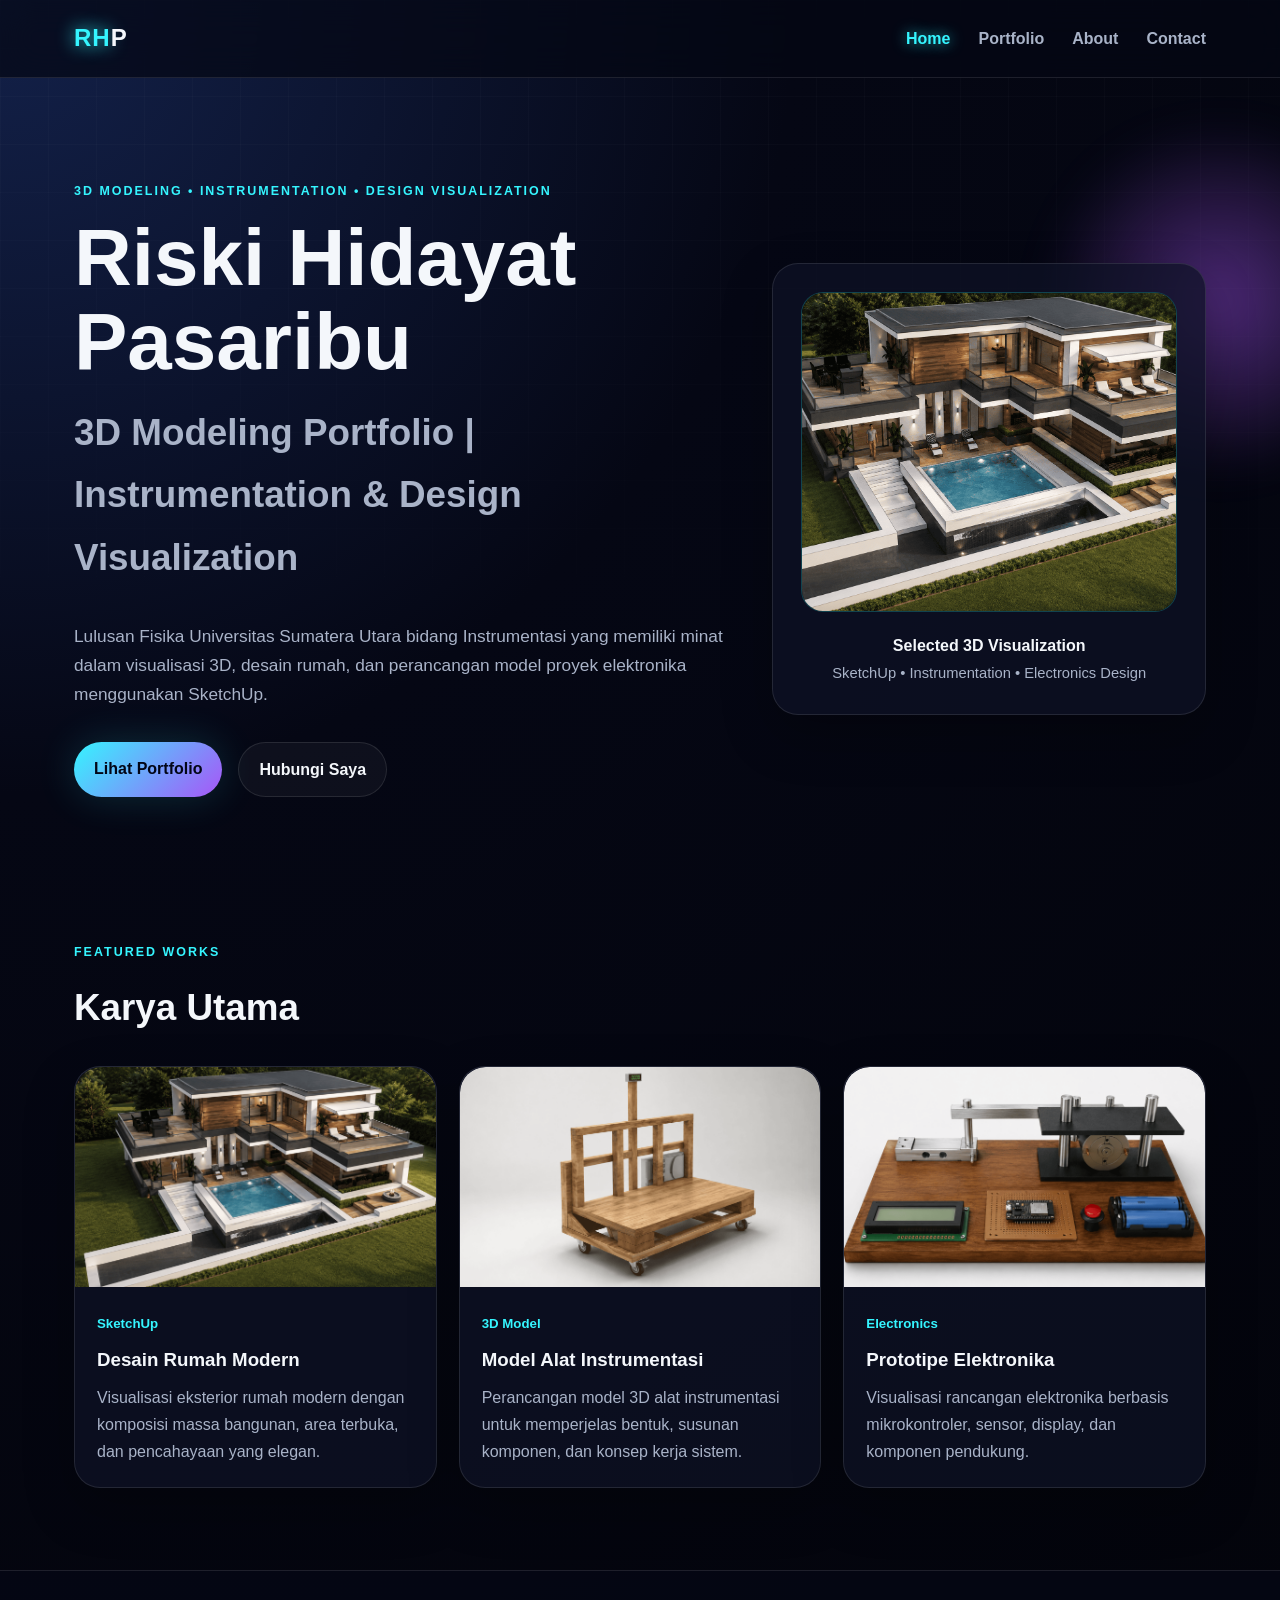
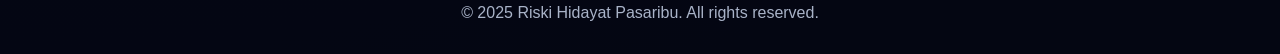
<file: index.html>
<!DOCTYPE html>
<html lang="id">

<head>
  <meta charset="UTF-8" />
  <meta name="viewport" content="width=device-width, initial-scale=1.0" />
  <title>Riski Hidayat Pasaribu | 3D Portfolio</title>
  <link rel="stylesheet" href="style.css" />
</head>

<body>
  <div class="bg-glow"></div>

  <header class="site-header">
    <nav class="navbar">
      <a href="index.html" class="logo"><span>RH</span>P</a>
      <button class="menu-toggle" aria-label="Buka Menu">☰</button>
      <ul class="nav-links">
        <li><a href="index.html" class="active">Home</a></li>
        <li><a href="portfolio.html">Portfolio</a></li>
        <li><a href="about.html">About</a></li>
        <li><a href="contact.html">Contact</a></li>
      </ul>
    </nav>
  </header>

  <main>
    <section class="hero section-fade">
      <div class="hero-content">
        <p class="eyebrow">3D Modeling • Instrumentation • Design Visualization</p>
        <h1>Riski Hidayat Pasaribu</h1>
        <h2>3D Modeling Portfolio | Instrumentation & Design Visualization</h2>
        <p class="hero-text">
        <p class="hero-text">
          Lulusan Fisika Universitas Sumatera Utara bidang Instrumentasi yang memiliki minat
          dalam visualisasi 3D, desain rumah, dan perancangan model proyek elektronika
          menggunakan SketchUp.
        </p>
        </p>
        <div class="hero-actions">
          <a href="portfolio.html" class="btn primary">Lihat Portfolio</a>
          <a href="contact.html" class="btn secondary">Hubungi Saya</a>
        </div>
      </div>

      <div class="hero-card">
        <div class="home-preview">
          <img src="assets/images/House_1.png" alt="Preview Desain Rumah">
        </div>
        <p>Selected 3D Visualization</p>
        <span>SketchUp • Instrumentation • Electronics Design</span>
      </div>
    </section>

    <section class="section section-fade">
      <div class="section-heading">
        <p class="eyebrow">Featured Works</p>
        <h2>Karya Utama</h2>
      </div>

      <div class="cards-grid">
        <article class="work-card">
          <img class="work-image" src="assets/images/House_1.png" alt="Desain Rumah">

          <div class="card-body">
            <span class="tag">SketchUp</span>
            <h3>Desain Rumah Modern</h3>
            <p>Visualisasi eksterior rumah modern dengan komposisi massa bangunan, area terbuka, dan pencahayaan yang
              elegan.</p>
          </div>
        </article>

        <article class="work-card">
          <img class="work-image" src="assets/images/Instrumentasi_1.png" alt="Model 3D Alat Instrumentasi">

          <div class="card-body">
            <span class="tag">3D Model</span>
            <h3>Model Alat Instrumentasi</h3>
            <p>Perancangan model 3D alat instrumentasi untuk memperjelas bentuk, susunan komponen, dan konsep kerja
              sistem.</p>
          </div>
        </article>

        <article class="work-card">
          <img class="work-image" src="assets/images/elektronika_1.png" alt="Visualisasi Proyek Elektronika">

          <div class="card-body">
            <span class="tag">Electronics</span>
            <h3>Prototipe Elektronika</h3>
            <p>Visualisasi rancangan elektronika berbasis mikrokontroler, sensor, display, dan komponen pendukung.</p>
          </div>
        </article>
      </div>
    </section>
  </main>

  <footer class="footer">
    <p>© 2025 Riski Hidayat Pasaribu. All rights reserved.</p>
  </footer>

  <script src="script.js"></script>
</body>

</html>
</file>
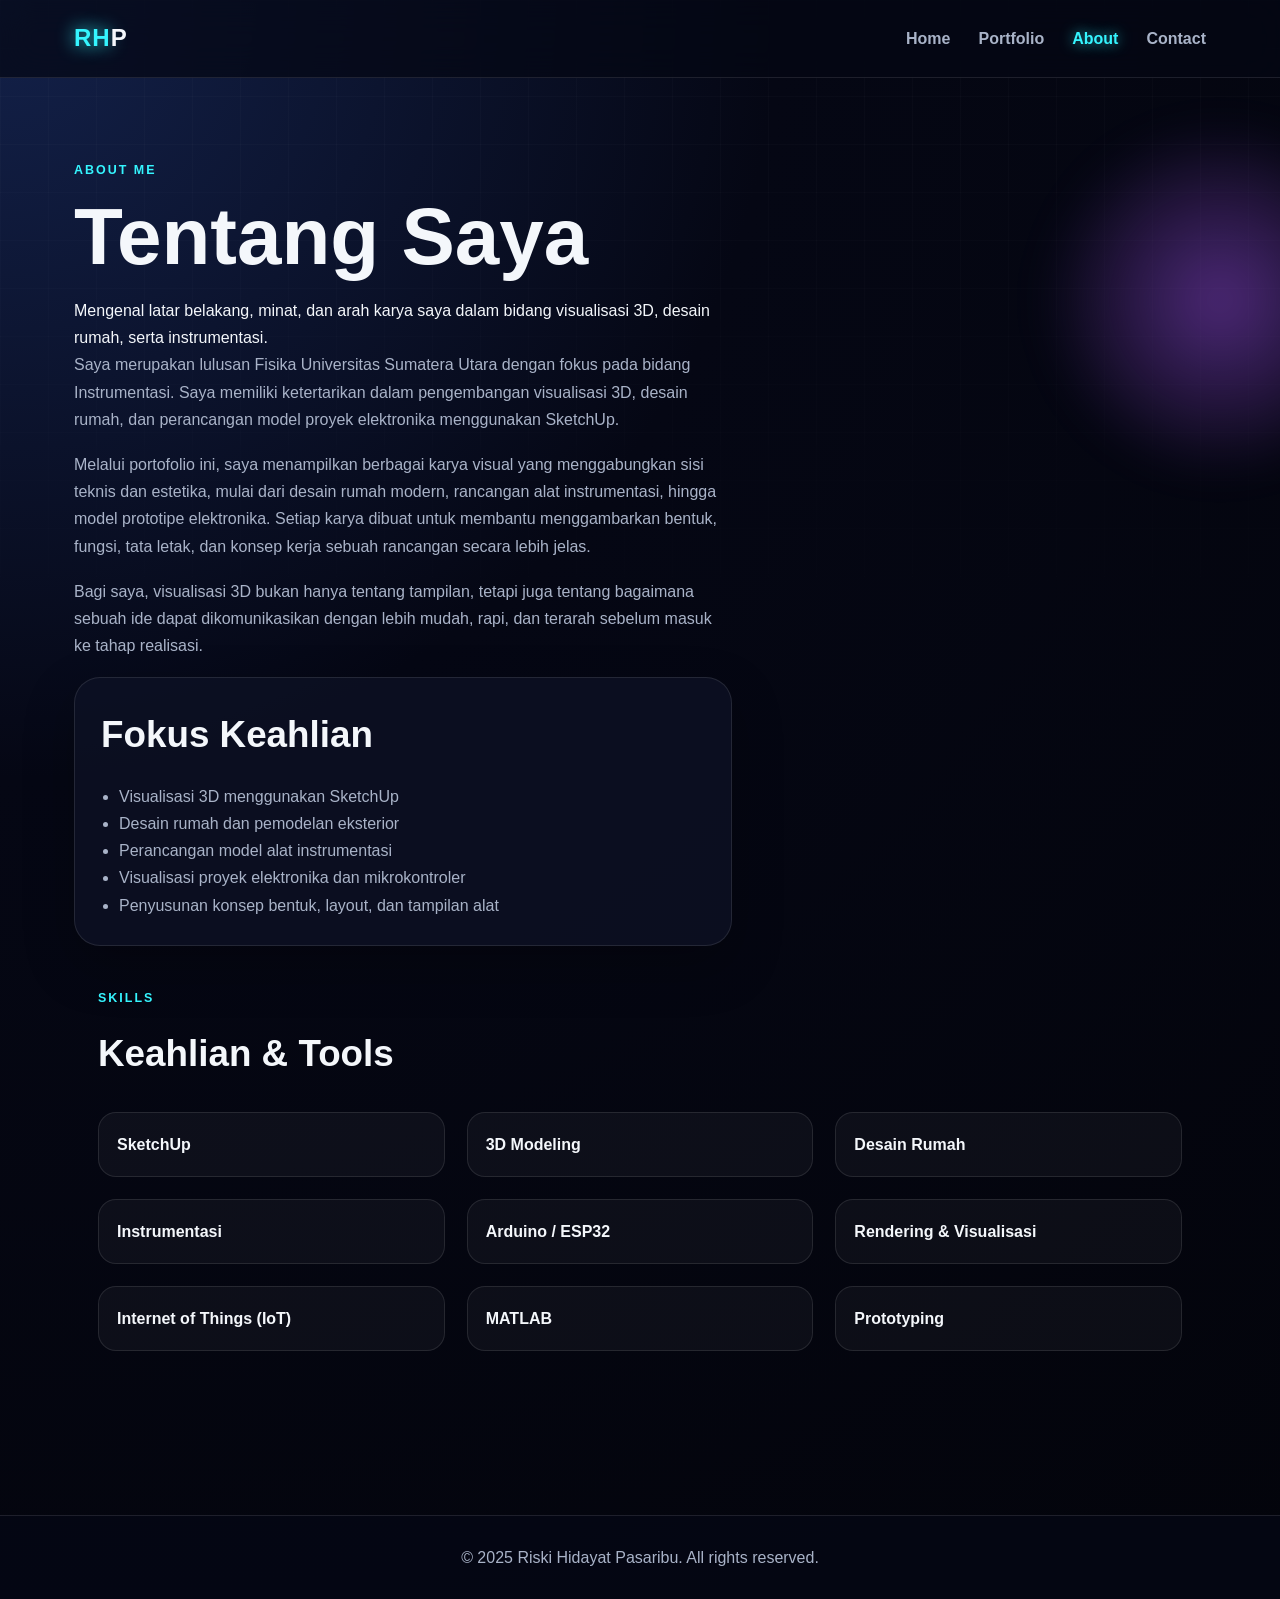
<file: about.html>
<!DOCTYPE html>
<html lang="id">

<head>
  <meta charset="UTF-8" />
  <meta name="viewport" content="width=device-width, initial-scale=1.0" />
  <title>About | Riski Hidayat Pasaribu</title>
  <link rel="stylesheet" href="style.css" />
</head>

<body>
  <div class="bg-glow"></div>

  <header class="site-header">
    <nav class="navbar">
      <a href="index.html" class="logo"><span>RH</span>P</a>
      <button class="menu-toggle" aria-label="Buka Menu">☰</button>
      <ul class="nav-links">
        <li><a href="index.html">Home</a></li>
        <li><a href="portfolio.html">Portfolio</a></li>
        <li><a href="about.html" class="active">About</a></li>
        <li><a href="contact.html">Contact</a></li>
      </ul>
    </nav>
  </header>

  <main class="page-main section-fade">
    <section class="about-layout">
      <div>
        <p class="eyebrow">About Me</p>
        <h1>Tentang Saya</h1>
        <p>
          Mengenal latar belakang, minat, dan arah karya saya dalam bidang visualisasi 3D,
          desain rumah, serta instrumentasi.
        </p>
        <p class="about-text">
          Saya merupakan lulusan Fisika Universitas Sumatera Utara dengan fokus pada bidang
          Instrumentasi. Saya memiliki ketertarikan dalam pengembangan visualisasi 3D,
          desain rumah, dan perancangan model proyek elektronika menggunakan SketchUp.
        </p>

        <p class="about-text">
          Melalui portofolio ini, saya menampilkan berbagai karya visual yang menggabungkan
          sisi teknis dan estetika, mulai dari desain rumah modern, rancangan alat instrumentasi,
          hingga model prototipe elektronika. Setiap karya dibuat untuk membantu menggambarkan
          bentuk, fungsi, tata letak, dan konsep kerja sebuah rancangan secara lebih jelas.
        </p>

        <p class="about-text">
          Bagi saya, visualisasi 3D bukan hanya tentang tampilan, tetapi juga tentang bagaimana
          sebuah ide dapat dikomunikasikan dengan lebih mudah, rapi, dan terarah sebelum masuk
          ke tahap realisasi.
        </p>

        <div class="profile-panel">
          <h2>Fokus Keahlian</h2>
          <ul>
            <li>Visualisasi 3D menggunakan SketchUp</li>
            <li>Desain rumah dan pemodelan eksterior</li>
            <li>Perancangan model alat instrumentasi</li>
            <li>Visualisasi proyek elektronika dan mikrokontroler</li>
            <li>Penyusunan konsep bentuk, layout, dan tampilan alat</li>
          </ul>
        </div>
    </section>

    <section class="section">
      <div class="section-heading">
        <p class="eyebrow">Skills</p>
        <h2>Keahlian & Tools</h2>
      </div>
      <div class="skills-grid">
        <span>SketchUp</span>
        <span>3D Modeling</span>
        <span>Desain Rumah</span>
        <span>Instrumentasi</span>
        <span>Arduino / ESP32</span>
        <span>Rendering & Visualisasi</span>
        <span>Internet of Things (IoT)</span>
        <span>MATLAB</span>
        <span>Prototyping</span>
      </div>
    </section>
  </main>

  <footer class="footer">
    <p>© 2025 Riski Hidayat Pasaribu. All rights reserved.</p>
  </footer>

  <script src="script.js"></script>
</body>

</html>
</file>
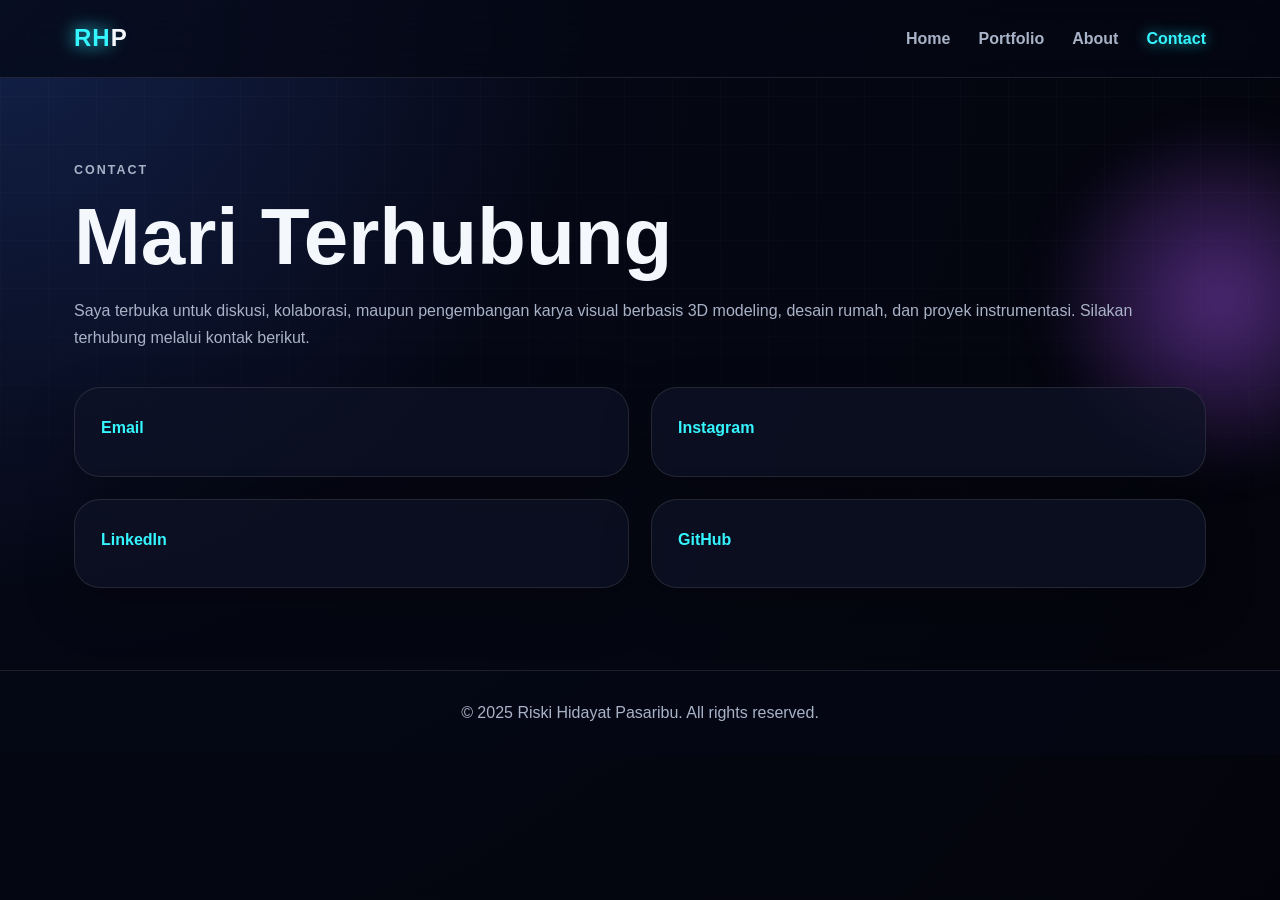
<file: contact.html>
<!DOCTYPE html>
<html lang="id">

<head>
  <meta charset="UTF-8" />
  <meta name="viewport" content="width=device-width, initial-scale=1.0" />
  <title>Contact | Riski Hidayat Pasaribu</title>
  <link rel="stylesheet" href="style.css" />
</head>

<body>
  <div class="bg-glow"></div>

  <header class="site-header">
    <nav class="navbar">
      <a href="index.html" class="logo"><span>RH</span>P</a>
      <button class="menu-toggle" aria-label="Buka Menu">☰</button>
      <ul class="nav-links">
        <li><a href="index.html">Home</a></li>
        <li><a href="portfolio.html">Portfolio</a></li>
        <li><a href="about.html">About</a></li>
        <li><a href="contact.html" class="active">Contact</a></li>
      </ul>
    </nav>
  </header>

  <main class="page-main section-fade">
    <section class="page-hero">
      <p class="eyebrow">Contact</p>
      <h1>Mari Terhubung</h1>
  <p>
  Saya terbuka untuk diskusi, kolaborasi, maupun pengembangan karya visual berbasis
  3D modeling, desain rumah, dan proyek instrumentasi. Silakan terhubung melalui
  kontak berikut.
</p>
    </section>

    <section class="contact-grid">
      <a href="mailto:riskihidayatpasaribu@gmail.com" class="contact-card">
        <span>Email</span>
      </a>
      <a href="https://www.instagram.com/dayaaaaaat_" class="contact-card">
        <span>Instagram</span>
      </a>
      <a href="https://www.linkedin.com/in/riski-hidayat-pasaribu-33a7721ba" class="contact-card">
        <span>LinkedIn</span>
      </a>
      <a href="https://www.github.com/riskihidayatpasaribu-max" class="contact-card">
        <span>GitHub</span>
      </a>
    </section>
  </main>

  <footer class="footer">
    <p>© 2025 Riski Hidayat Pasaribu. All rights reserved.</p>
  </footer>

  <script src="script.js"></script>
</body>

</html>
</file>
<file: style.css>
:root {
  --bg: #050714;
  --panel: rgba(14, 18, 38, 0.72);
  --panel-strong: rgba(17, 24, 48, 0.92);
  --text: #f4f7fb;
  --muted: #a9b3c8;
  --cyan: #35f5ff;
  --purple: #a855f7;
  --blue: #3b82f6;
  --border: rgba(255, 255, 255, 0.1);
  --shadow: 0 0 40px rgba(53, 245, 255, 0.16);
}

* {
  box-sizing: border-box;
  margin: 0;
  padding: 0;
}

html {
  scroll-behavior: smooth;
}

body {
  min-height: 100vh;
  font-family: Arial, Helvetica, sans-serif;
  background: radial-gradient(circle at top left, #13214a 0%, var(--bg) 38%, #03040b 100%);
  color: var(--text);
  line-height: 1.7;
  overflow-x: hidden;
}

body::before {
  content: "";
  position: fixed;
  inset: 0;
  background-image: linear-gradient(rgba(255,255,255,0.025) 1px, transparent 1px),
                    linear-gradient(90deg, rgba(255,255,255,0.025) 1px, transparent 1px);
  background-size: 48px 48px;
  pointer-events: none;
  mask-image: linear-gradient(to bottom, black, transparent 85%);
}

.bg-glow {
  position: fixed;
  width: 360px;
  height: 360px;
  right: -120px;
  top: 120px;
  background: radial-gradient(circle, rgba(168,85,247,0.45), transparent 70%);
  filter: blur(20px);
  pointer-events: none;
}

.site-header {
  position: sticky;
  top: 0;
  z-index: 50;
  backdrop-filter: blur(18px);
  background: rgba(5, 7, 20, 0.72);
  border-bottom: 1px solid var(--border);
}

.navbar {
  max-width: 1180px;
  margin: auto;
  padding: 18px 24px;
  display: flex;
  justify-content: space-between;
  align-items: center;
}

.logo {
  color: var(--text);
  text-decoration: none;
  font-size: 1.5rem;
  font-weight: 800;
  letter-spacing: 1px;
}

.logo span {
  color: var(--cyan);
  text-shadow: 0 0 18px var(--cyan);
}

.nav-links {
  list-style: none;
  display: flex;
  gap: 28px;
}

.nav-links a {
  color: var(--muted);
  text-decoration: none;
  font-weight: 600;
  transition: 0.25s ease;
}

.nav-links a:hover,
.nav-links a.active {
  color: var(--cyan);
  text-shadow: 0 0 14px rgba(53, 245, 255, 0.75);
}

.menu-toggle {
  display: none;
  background: transparent;
  color: var(--text);
  border: 1px solid var(--border);
  border-radius: 12px;
  padding: 8px 12px;
  font-size: 1.2rem;
}

.hero,
.page-main {
  max-width: 1180px;
  margin: auto;
  padding: 82px 24px;
}

.hero {
  min-height: calc(100vh - 78px);
  display: grid;
  grid-template-columns: 1.2fr 0.8fr;
  align-items: center;
  gap: 48px;
}

.eyebrow {
  color: var(--cyan);
  font-weight: 700;
  letter-spacing: 2px;
  text-transform: uppercase;
  font-size: 0.78rem;
  margin-bottom: 14px;
}

h1 {
  font-size: clamp(2.4rem, 7vw, 5rem);
  line-height: 1.05;
  margin-bottom: 18px;
}

h2 {
  font-size: clamp(1.45rem, 3vw, 2.3rem);
  margin-bottom: 14px;
}

.hero h2,
.page-hero p,
.about-text {
  color: var(--muted);
}

.hero-text {
  max-width: 680px;
  color: var(--muted);
  font-size: 1.08rem;
  margin: 22px 0 32px;
}

.hero-actions {
  display: flex;
  gap: 16px;
  flex-wrap: wrap;
}

.btn {
  display: inline-block;
  padding: 13px 20px;
  border-radius: 999px;
  text-decoration: none;
  font-weight: 800;
  transition: 0.25s ease;
}

.btn.primary {
  background: linear-gradient(135deg, var(--cyan), var(--purple));
  color: #020617;
  box-shadow: var(--shadow);
}

.btn.secondary {
  color: var(--text);
  border: 1px solid var(--border);
  background: rgba(255,255,255,0.04);
}

.btn:hover,
.work-card:hover,
.project-card:hover,
.contact-card:hover {
  transform: translateY(-6px);
}

.hero-card,
.work-card,
.project-card,
.profile-panel,
.contact-card {
  background: var(--panel);
  border: 1px solid var(--border);
  border-radius: 26px;
  box-shadow: 0 20px 50px rgba(0,0,0,0.25);
}

.hero-card {
  padding: 28px;
  text-align: center;
}

.model-preview {
  height: 320px;
  display: grid;
  place-items: center;
  border-radius: 22px;
  background: linear-gradient(135deg, rgba(53,245,255,0.08), rgba(168,85,247,0.10));
  overflow: hidden;
}

.cube {
  width: 130px;
  height: 130px;
  background: linear-gradient(135deg, rgba(53,245,255,0.9), rgba(168,85,247,0.85));
  transform: rotate(45deg) skew(-12deg, -12deg);
  box-shadow: 0 0 50px rgba(53,245,255,0.45);
  animation: float 3.5s ease-in-out infinite;
}

.hero-card p {
  margin-top: 20px;
  font-weight: 800;
}

.hero-card span {
  color: var(--muted);
  font-size: 0.92rem;
}

.section {
  max-width: 1180px;
  margin: auto;
  padding: 42px 24px 82px;
}

.section-heading {
  margin-bottom: 26px;
}

.cards-grid,
.portfolio-grid,
.contact-grid,
.skills-grid {
  display: grid;
  gap: 22px;
}

.cards-grid {
  grid-template-columns: repeat(3, 1fr);
}

.work-card,
.project-card,
.contact-card {
  overflow: hidden;
  transition: 0.25s ease;
}

.image-placeholder,
.project-image {
  width: 100%;
  height: 340px;
  display: block;
  object-fit: cover;
  object-position: center;
  cursor: pointer;
  transition: 0.25s ease;

  color: var(--cyan);
  font-weight: 800;
  background:
    linear-gradient(135deg, rgba(53,245,255,0.12), rgba(168,85,247,0.14)),
    repeating-linear-gradient(45deg, rgba(255,255,255,0.035) 0 2px, transparent 2px 14px);
}

.card-body,
.project-content {
  padding: 22px;
}

.tag {
  color: var(--cyan);
  font-size: 0.83rem;
  font-weight: 800;
}

.card-body h3,
.project-content h2 {
  margin: 8px 0;
}

.card-body p,
.project-content p {
  color: var(--muted);
}

.page-hero {
  margin-bottom: 36px;
}

.filter-bar {
  display: flex;
  gap: 12px;
  flex-wrap: wrap;
  margin-bottom: 26px;
}

.filter-btn {
  border: 1px solid var(--border);
  background: rgba(255,255,255,0.04);
  color: var(--muted);
  padding: 10px 16px;
  border-radius: 999px;
  cursor: pointer;
  font-weight: 800;
}

.filter-btn.active,
.filter-btn:hover {
  color: #020617;
  background: var(--cyan);
  box-shadow: 0 0 22px rgba(53,245,255,0.35);
}

.portfolio-grid {
  grid-template-columns: 1fr;
}

.project-card {
  display: grid;
  grid-template-columns: 0.85fr 1.15fr;
}

.gallery-mini {
  display: grid;
  grid-template-columns: repeat(5, 1fr);
  gap: 10px;
  margin-top: 18px;
  width: 100%;
  max-width: 100%;
}

.gallery-mini img {
  width: 100%;
  height: 70px;
  max-width: 100%;
  object-fit: contain;
  object-position: center;
  display: block;
  border-radius: 12px;
  border: 1px solid rgba(53, 245, 255, 0.25);
  background: rgba(255, 255, 255, 0.04);
  padding: 4px;
}

.about-layout {
  display: grid;
  grid-template-columns: 1.2fr 0.8fr;
  gap: 36px;
  align-items: start;
}

.about-text {
  margin-bottom: 18px;
  max-width: 760px;
}

.profile-panel {
  padding: 26px;
}

.profile-panel ul {
  margin-top: 16px;
  padding-left: 18px;
  color: var(--muted);
}

.skills-grid {
  grid-template-columns: repeat(3, 1fr);
}

.skills-grid span {
  padding: 18px;
  border-radius: 18px;
  border: 1px solid var(--border);
  background: rgba(255,255,255,0.04);
  color: var(--text);
  font-weight: 800;
}

.contact-grid {
  grid-template-columns: repeat(2, 1fr);
}

.contact-card {
  padding: 26px;
  text-decoration: none;
  color: var(--text);
}

.contact-card span {
  display: block;
  color: var(--cyan);
  font-weight: 800;
  margin-bottom: 8px;
}

.contact-card strong {
  color: var(--muted);
  word-break: break-word;
}

.footer {
  padding: 28px 24px;
  text-align: center;
  color: var(--muted);
  border-top: 1px solid var(--border);
  background: rgba(5, 7, 20, 0.75);
}

.section-fade {
  opacity: 0;
  transform: translateY(18px);
  animation: fadeIn 0.75s ease forwards;
}

.hidden {
  display: none;
}

@keyframes fadeIn {
  to { opacity: 1; transform: translateY(0); }
}

@keyframes float {
  0%, 100% { transform: translateY(0) rotate(45deg) skew(-12deg, -12deg); }
  50% { transform: translateY(-18px) rotate(45deg) skew(-12deg, -12deg); }
}


.image-modal {
  position: fixed;
  inset: 0;
  z-index: 9999;
  display: flex;
  justify-content: center;
  align-items: center;
  padding: 28px;
  background: rgba(0, 0, 0, 0.88);
  backdrop-filter: blur(10px);

  opacity: 0;
  visibility: hidden;
  pointer-events: none;
  transition: opacity 0.35s ease, visibility 0.35s ease;
}

.image-modal.open {
  opacity: 1;
  visibility: visible;
  pointer-events: auto;
}

.image-modal img {
  max-width: 92vw;
  max-height: 86vh;
  width: auto;
  height: auto;
  object-fit: contain;
  border-radius: 18px;
  border: 1px solid rgba(53, 245, 255, 0.35);
  box-shadow: 0 0 40px rgba(53, 245, 255, 0.25);
  background: #050714;

  transform: scale(0.88);
  opacity: 0;
  transition: transform 0.35s ease, opacity 0.35s ease;
}

.image-modal.open img {
  transform: scale(1);
  opacity: 1;
}

.modal-close {
  position: fixed;
  top: 24px;
  right: 28px;
  z-index: 10000;
  width: 46px;
  height: 46px;
  border: 1px solid rgba(53, 245, 255, 0.35);
  border-radius: 50%;
  background: rgba(5, 7, 20, 0.9);
  color: var(--cyan);
  font-size: 2rem;
  line-height: 1;
  cursor: pointer;
  transition: 0.25s ease;
}

.modal-close:hover {
  transform: rotate(90deg) scale(1.08);
  box-shadow: 0 0 24px rgba(53, 245, 255, 0.35);
}

.gallery-mini img {
  cursor: pointer;
  transition: 0.25s ease;
}

.gallery-mini img:hover {
  transform: scale(1.05);
  box-shadow: 0 0 18px rgba(53, 245, 255, 0.25);
}

.home-preview {
  height: 320px;
  border-radius: 22px;
  overflow: hidden;
  border: 1px solid rgba(53, 245, 255, 0.25);
  background: #050714;
}

.home-preview img {
  width: 100%;
  height: 100%;
  display: block;
  object-fit: cover;
  object-position: center;
  background: #050714;
}


.work-image {
  width: 100%;
  height: 220px;
  display: block;
  object-fit: cover;
  object-position: center;
  border-radius: 26px 26px 0 0;
  cursor: pointer;
  transition: 0.25s ease;
}

.work-image:hover {
  filter: brightness(1.08);
  transform: scale(1.02);
}

@media (max-width: 820px) {
  .menu-toggle {
    display: block;
  }

  .nav-links {
    position: absolute;
    top: 74px;
    left: 24px;
    right: 24px;
    display: none;
    flex-direction: column;
    padding: 20px;
    background: var(--panel-strong);
    border: 1px solid var(--border);
    border-radius: 20px;
  }

  .nav-links.open {
    display: flex;
  }

  .hero,
  .about-layout,
  .project-card {
    grid-template-columns: 1fr;
  }

  .cards-grid,
  .skills-grid,
  .contact-grid {
    grid-template-columns: 1fr;
  }

  .hero {
    padding-top: 54px;
  }

    .gallery-mini {
    grid-template-columns: repeat(3, 1fr);
  }

  .gallery-mini img {
    height: 60px;
  }

  
}
</file>
